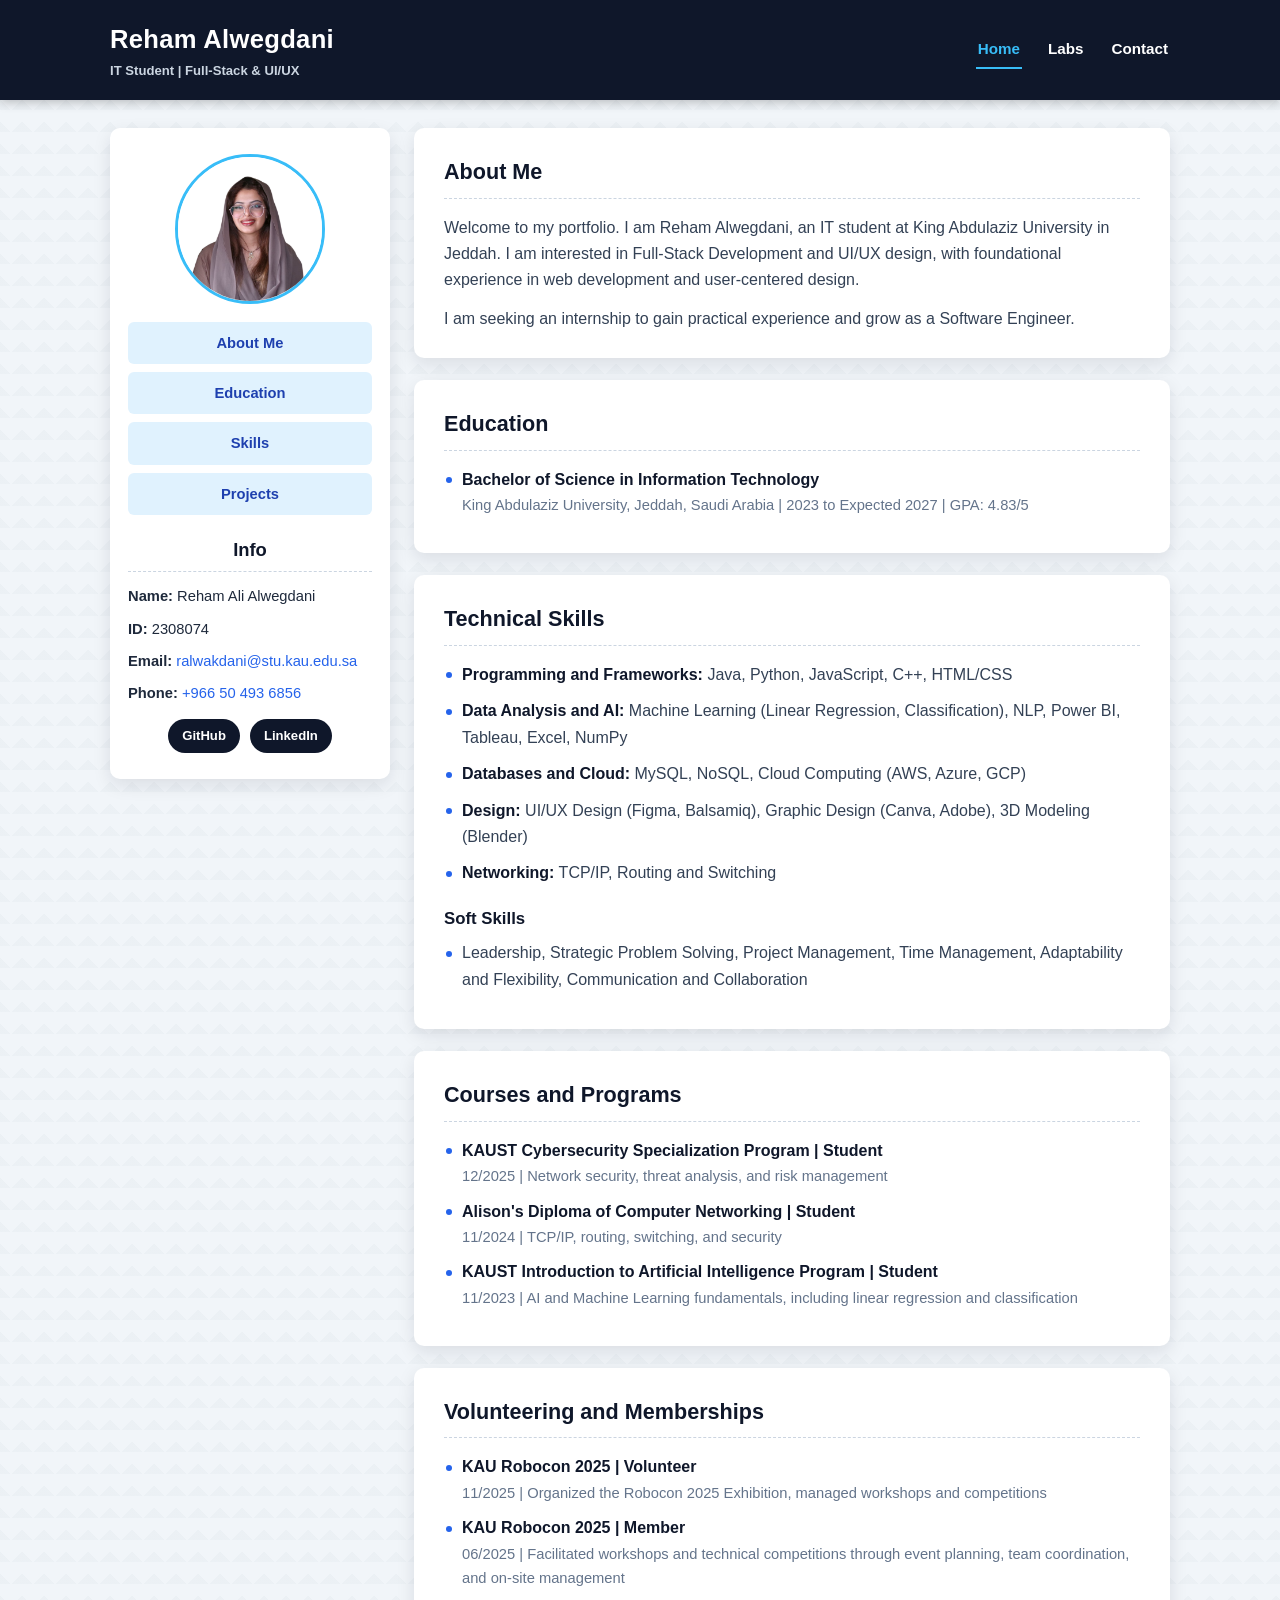
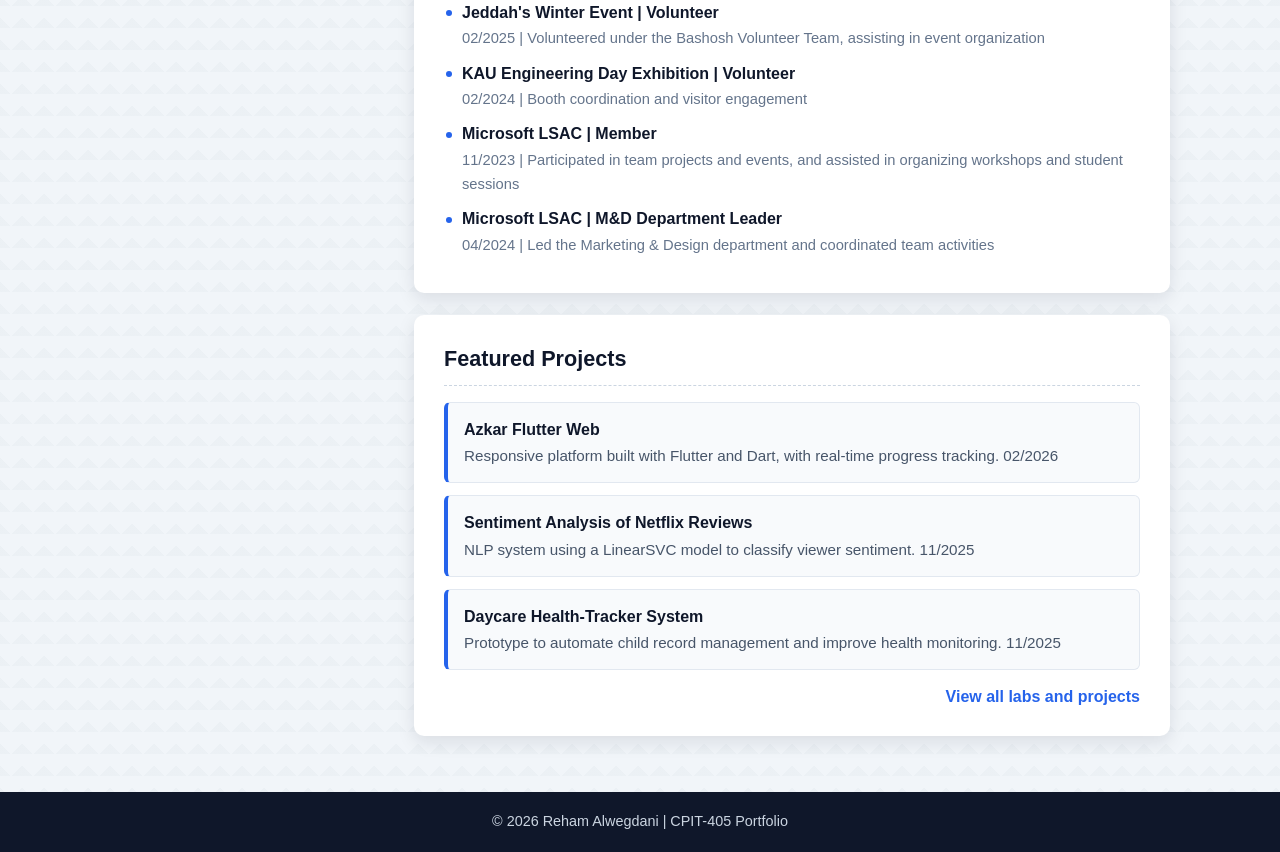
<file: index.html>
<!DOCTYPE html>
<html lang="en">
<head>
    <meta charset="UTF-8">
    <meta name="viewport" content="width=device-width, initial-scale=1.0">
    <title>Reham Alwegdani | Portfolio</title>
    <link rel="stylesheet" href="style.css">
</head>
<body>

    <header class="site-header">
        <div class="header-inner">
            <div class="brand">
                <h1>Reham Alwegdani</h1>
                <p>IT Student | Full-Stack &amp; UI/UX</p>
            </div>
            <nav class="main-nav">
                <a href="index.html" class="active">Home</a>
                <a href="labs.html">Labs</a>
                <a href="contact.html">Contact</a>
            </nav>
        </div>
    </header>

    <div class="page-wrap">

        <aside class="sidebar">
            <div class="profile-card">
                <img src="images/photo.png" alt="Photo of Reham Alwegdani" class="profile-photo">

                <nav class="side-menu">
                    <a href="#about">About Me</a>
                    <a href="#education">Education</a>
                    <a href="#skills">Skills</a>
                    <a href="#projects">Projects</a>
                </nav>

                <h2 class="side-title">Info</h2>
                <ul class="info-list">
                    <li><strong>Name:</strong> Reham Ali Alwegdani</li>
                    <li><strong>ID:</strong> 2308074</li>
                    <li><strong>Email:</strong> <a href="mailto:ralwakdani@stu.kau.edu.sa">ralwakdani@stu.kau.edu.sa</a></li>
                    <li><strong>Phone:</strong> <a href="tel:+966504936856">+966 50 493 6856</a></li>
                </ul>

                <div class="social">
                    <a href="https://github.com/ralwegdani" target="_blank" rel="noopener" aria-label="GitHub profile">GitHub</a>
                    <a href="https://www.linkedin.com/in/reham-a-7298002bb/" target="_blank" rel="noopener" aria-label="LinkedIn profile">LinkedIn</a>
                </div>
            </div>
        </aside>

        <main class="content">

            <section id="about" class="card">
                <h2>About Me</h2>
                <p>
                    Welcome to my portfolio. I am Reham Alwegdani, an IT student at King Abdulaziz University
                    in Jeddah. I am interested in Full-Stack Development and UI/UX design, with foundational
                    experience in web development and user-centered design.
                </p>
                <p>
                    I am seeking an internship to gain practical experience and grow as a Software Engineer.
                </p>
            </section>

            <section id="education" class="card">
                <h2>Education</h2>
                <ul class="bullet-list">
                    <li>
                        <span class="item-title">Bachelor of Science in Information Technology</span>
                        <span class="item-meta">King Abdulaziz University, Jeddah, Saudi Arabia | 2023 to Expected 2027 | GPA: 4.83/5</span>
                    </li>
                </ul>
            </section>

            <section id="skills" class="card">
                <h2>Technical Skills</h2>
                <ul class="bullet-list">
                    <li><strong>Programming and Frameworks:</strong> Java, Python, JavaScript, C++, HTML/CSS</li>
                    <li><strong>Data Analysis and AI:</strong> Machine Learning (Linear Regression, Classification), NLP, Power BI, Tableau, Excel, NumPy</li>
                    <li><strong>Databases and Cloud:</strong> MySQL, NoSQL, Cloud Computing (AWS, Azure, GCP)</li>
                    <li><strong>Design:</strong> UI/UX Design (Figma, Balsamiq), Graphic Design (Canva, Adobe), 3D Modeling (Blender)</li>
                    <li><strong>Networking:</strong> TCP/IP, Routing and Switching</li>
                </ul>

                <h3>Soft Skills</h3>
                <ul class="bullet-list">
                    <li>Leadership, Strategic Problem Solving, Project Management, Time Management, Adaptability and Flexibility, Communication and Collaboration</li>
                </ul>
            </section>

            <section id="achievements" class="card">
                <h2>Courses and Programs</h2>
                <ul class="bullet-list">
                    <li>
                        <span class="item-title">KAUST Cybersecurity Specialization Program | Student</span>
                        <span class="item-meta">12/2025 | Network security, threat analysis, and risk management</span>
                    </li>
                    <li>
                        <span class="item-title">Alison's Diploma of Computer Networking | Student</span>
                        <span class="item-meta">11/2024 | TCP/IP, routing, switching, and security</span>
                    </li>
                    <li>
                        <span class="item-title">KAUST Introduction to Artificial Intelligence Program | Student</span>
                        <span class="item-meta">11/2023 | AI and Machine Learning fundamentals, including linear regression and classification</span>
                    </li>
                </ul>
            </section>

            <section id="volunteering" class="card">
                <h2>Volunteering and Memberships</h2>
                <ul class="bullet-list">
                    <li>
                        <span class="item-title">KAU Robocon 2025 | Volunteer</span>
                        <span class="item-meta">11/2025 | Organized the Robocon 2025 Exhibition, managed workshops and competitions</span>
                    </li>
                    <li>
                        <span class="item-title">KAU Robocon 2025 | Member</span>
                        <span class="item-meta">06/2025 | Facilitated workshops and technical competitions through event planning, team coordination, and on-site management</span>
                    </li>
                    <li>
                        <span class="item-title">Jeddah's Winter Event | Volunteer</span>
                        <span class="item-meta">02/2025 | Volunteered under the Bashosh Volunteer Team, assisting in event organization</span>
                    </li>
                    <li>
                        <span class="item-title">KAU Engineering Day Exhibition | Volunteer</span>
                        <span class="item-meta">02/2024 | Booth coordination and visitor engagement</span>
                    </li>
                    <li>
                        <span class="item-title">Microsoft LSAC | Member</span>
                        <span class="item-meta">11/2023 | Participated in team projects and events, and assisted in organizing workshops and student sessions</span>
                    </li>
                    <li>
                        <span class="item-title">Microsoft LSAC | M&amp;D Department Leader</span>
                        <span class="item-meta">04/2024 | Led the Marketing &amp; Design department and coordinated team activities</span>
                    </li>
                </ul>
            </section>

            <section id="projects" class="card">
                <h2>Featured Projects</h2>
                <ul class="project-list">
                    <li>
                        <span class="item-title">Azkar Flutter Web</span>
                        <p>Responsive platform built with Flutter and Dart, with real-time progress tracking. 02/2026</p>
                    </li>
                    <li>
                        <span class="item-title">Sentiment Analysis of Netflix Reviews</span>
                        <p>NLP system using a LinearSVC model to classify viewer sentiment. 11/2025</p>
                    </li>
                    <li>
                        <span class="item-title">Daycare Health-Tracker System</span>
                        <p>Prototype to automate child record management and improve health monitoring. 11/2025</p>
                    </li>
                </ul>
                <p class="more-link"><a href="labs.html">View all labs and projects</a></p>
            </section>

        </main>
    </div>

    <footer class="site-footer">
        <p>&copy; 2026 Reham Alwegdani | CPIT-405 Portfolio</p>
    </footer>

</body>
</html>
</file>
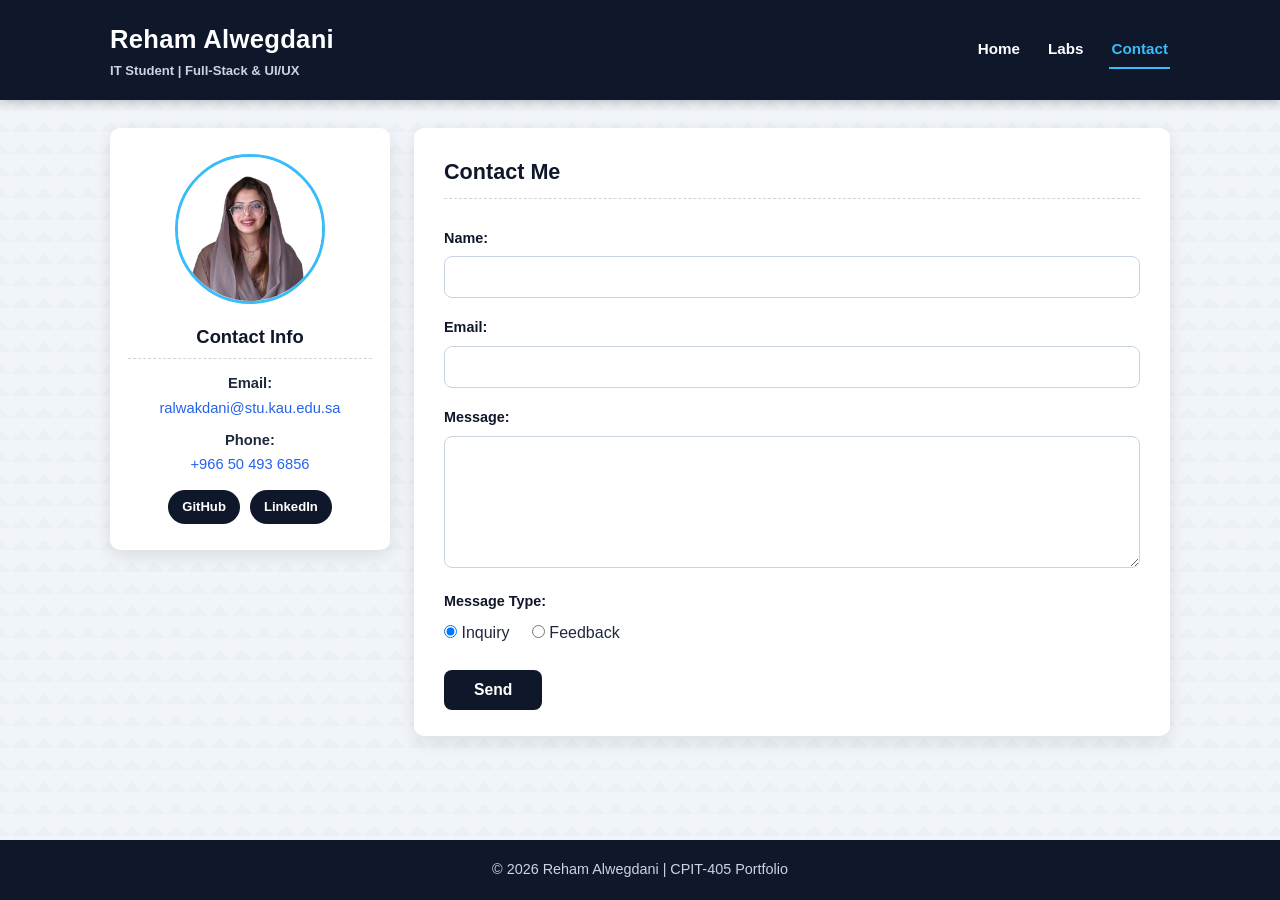
<file: contact.html>
<!DOCTYPE html>
<html lang="en">
<head>
    <meta charset="UTF-8">
    <meta name="viewport" content="width=device-width, initial-scale=1.0">
    <title>Contact | Reham Alwegdani</title>
    <link rel="stylesheet" href="style.css">
</head>
<body>

    <header class="site-header">
        <div class="header-inner">
            <div class="brand">
                <h1>Reham Alwegdani</h1>
                <p>IT Student | Full-Stack &amp; UI/UX</p>
            </div>
            <nav class="main-nav">
                <a href="index.html">Home</a>
                <a href="labs.html">Labs</a>
                <a href="contact.html" class="active">Contact</a>
            </nav>
        </div>
    </header>

    <div class="page-wrap">

        <aside class="sidebar">
            <div class="profile-card">
                <img src="images/photo.png" alt="Photo of Reham Alwegdani" class="profile-photo">

                <h2 class="side-title">Contact Info</h2>
                <ul class="info-list center">
                    <li>
                        <strong>Email:</strong>
                        <a href="mailto:ralwakdani@stu.kau.edu.sa">ralwakdani@stu.kau.edu.sa</a>
                    </li>
                    <li>
                        <strong>Phone:</strong>
                        <a href="tel:+966504936856">+966 50 493 6856</a>
                    </li>
                </ul>

                <div class="social">
                    <a href="https://github.com/ralwegdani" target="_blank" rel="noopener" aria-label="GitHub profile">GitHub</a>
                    <a href="https://www.linkedin.com/in/reham-a-7298002bb/" target="_blank" rel="noopener" aria-label="LinkedIn profile">LinkedIn</a>
                </div>
            </div>
        </aside>

        <main class="content">
            <section class="card">
                <h2>Contact Me</h2>

                <!-- FormSubmit sends messages to the university email below.
                     The first message triggers a one-time activation email to that address. -->
                <form action="https://formsubmit.co/ralwakdani@stu.kau.edu.sa" method="POST" class="contact-form">
                    <input type="hidden" name="_subject" value="New message from portfolio">
                    <input type="hidden" name="_captcha" value="false">

                    <label for="name">Name:</label>
                    <input type="text" id="name" name="name" required>

                    <label for="email">Email:</label>
                    <input type="email" id="email" name="email" required>

                    <label for="message">Message:</label>
                    <textarea id="message" name="message" rows="6" required></textarea>

                    <fieldset class="msg-type">
                        <legend>Message Type:</legend>
                        <label><input type="radio" name="message_type" value="Inquiry" checked> Inquiry</label>
                        <label><input type="radio" name="message_type" value="Feedback"> Feedback</label>
                    </fieldset>

                    <button type="submit" class="btn">Send</button>
                </form>
            </section>
        </main>
    </div>

    <footer class="site-footer">
        <p>&copy; 2026 Reham Alwegdani | CPIT-405 Portfolio</p>
    </footer>

</body>
</html>
</file>
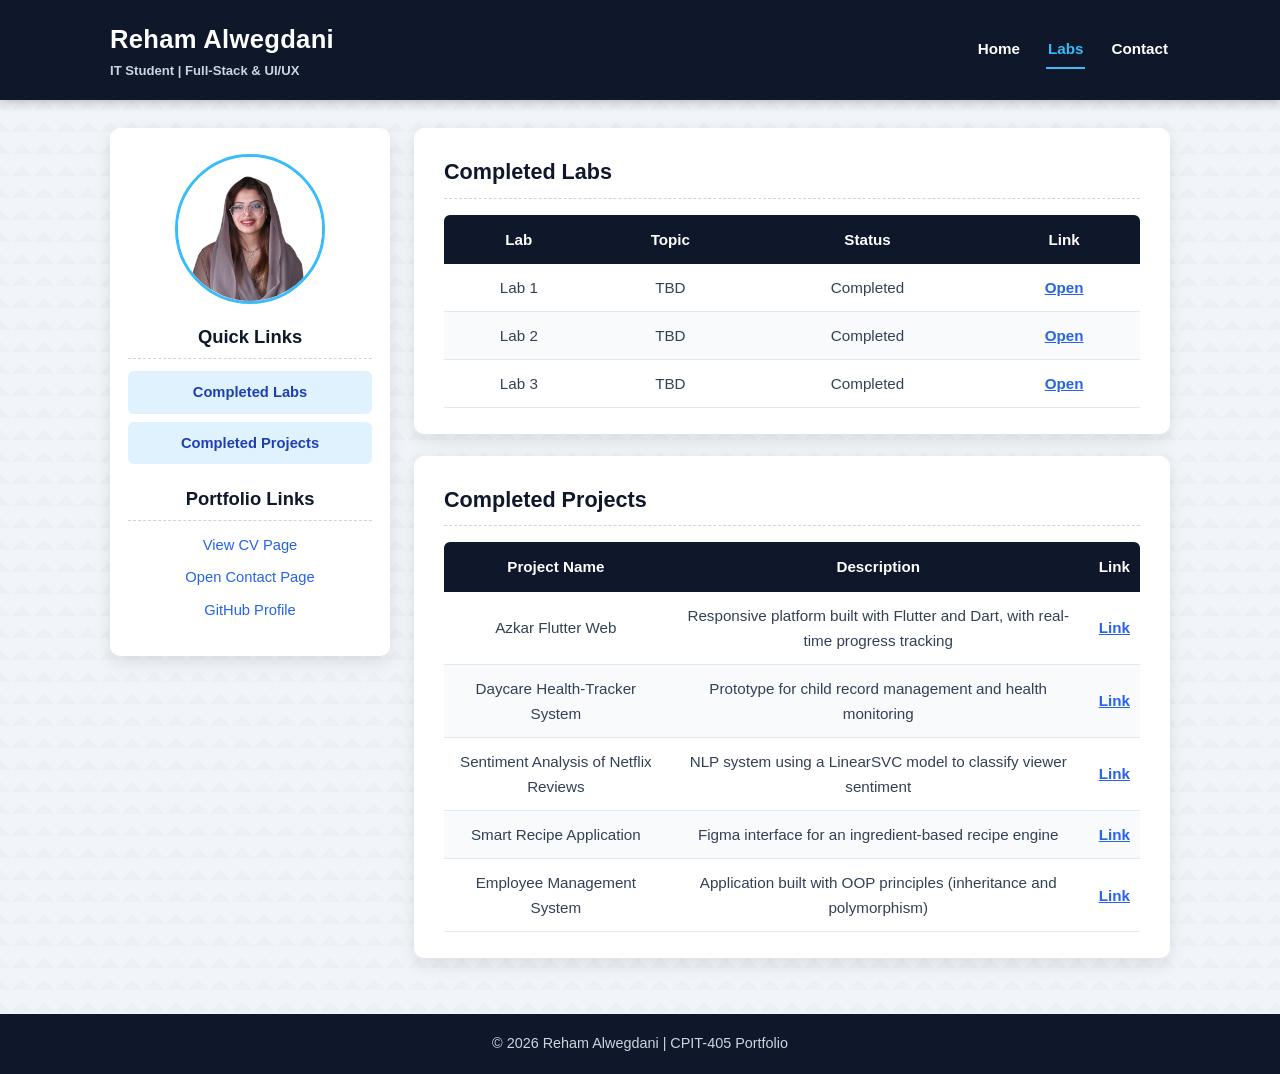
<file: labs.html>
<!DOCTYPE html>
<html lang="en">
<head>
    <meta charset="UTF-8">
    <meta name="viewport" content="width=device-width, initial-scale=1.0">
    <title>Labs and Projects | Reham Alwegdani</title>
    <link rel="stylesheet" href="style.css">
</head>
<body>

    <header class="site-header">
        <div class="header-inner">
            <div class="brand">
                <h1>Reham Alwegdani</h1>
                <p>IT Student | Full-Stack &amp; UI/UX</p>
            </div>
            <nav class="main-nav">
                <a href="index.html">Home</a>
                <a href="labs.html" class="active">Labs</a>
                <a href="contact.html">Contact</a>
            </nav>
        </div>
    </header>

    <div class="page-wrap">

        <aside class="sidebar">
            <div class="profile-card">
                <img src="images/photo.png" alt="Photo of Reham Alwegdani" class="profile-photo">

                <h2 class="side-title">Quick Links</h2>
                <nav class="side-menu">
                    <a href="#labs">Completed Labs</a>
                    <a href="#projects">Completed Projects</a>
                </nav>

                <h2 class="side-title">Portfolio Links</h2>
                <ul class="side-plain">
                    <li><a href="index.html">View CV Page</a></li>
                    <li><a href="contact.html">Open Contact Page</a></li>
                    <li><a href="https://github.com/ralwegdani" target="_blank" rel="noopener">GitHub Profile</a></li>
                </ul>
            </div>
        </aside>

        <main class="content">

            <section id="labs" class="card">
                <h2>Completed Labs</h2>
                <div class="table-wrap">
                    <table>
                        <thead>
                            <tr>
                                <th>Lab</th>
                                <th>Topic</th>
                                <th>Status</th>
                                <th>Link</th>
                            </tr>
                        </thead>
                        <tbody>
                            <!-- Topic cells marked TBD must be replaced with the real lab topics. -->
                            <tr>
                                <td>Lab 1</td>
                                <td>TBD</td>
                                <td>Completed</td>
                                <td><a href="https://ralwegdani.github.io/cpit-405-lab-1/Labs/Lab1.html" target="_blank" rel="noopener">Open</a></td>
                            </tr>
                            <tr>
                                <td>Lab 2</td>
                                <td>TBD</td>
                                <td>Completed</td>
                                <td><a href="https://ralwegdani.github.io/cpit-405-lab-1/Labs/Lab2.html" target="_blank" rel="noopener">Open</a></td>
                            </tr>
                            <tr>
                                <td>Lab 3</td>
                                <td>TBD</td>
                                <td>Completed</td>
                                <td><a href="https://ralwegdani.github.io/cpit-405-lab-1/Labs/Lab3.html" target="_blank" rel="noopener">Open</a></td>
                            </tr>
                            <!-- Lab 4 and Lab 5: add rows here with their links -->
                        </tbody>
                    </table>
                </div>
            </section>

            <section id="projects" class="card">
                <h2>Completed Projects</h2>
                <div class="table-wrap">
                    <table>
                        <thead>
                            <tr>
                                <th>Project Name</th>
                                <th>Description</th>
                                <th>Link</th>
                            </tr>
                        </thead>
                        <tbody>
                            <tr>
                                <td>Azkar Flutter Web</td>
                                <td>Responsive platform built with Flutter and Dart, with real-time progress tracking</td>
                                <td><a href="https://github.com/ralwegdani/Azkar-flutter-web" target="_blank" rel="noopener">Link</a></td>
                            </tr>
                            <tr>
                                <td>Daycare Health-Tracker System</td>
                                <td>Prototype for child record management and health monitoring</td>
                                <td><a href="https://github.com/ralwegdani/Daycare-Health-Tracker-System" target="_blank" rel="noopener">Link</a></td>
                            </tr>
                            <tr>
                                <td>Sentiment Analysis of Netflix Reviews</td>
                                <td>NLP system using a LinearSVC model to classify viewer sentiment</td>
                                <td><a href="https://github.com/ralwegdani/Sentiment-Analysis-of-Netflix-Reviews" target="_blank" rel="noopener">Link</a></td>
                            </tr>
                            <tr>
                                <td>Smart Recipe Application</td>
                                <td>Figma interface for an ingredient-based recipe engine</td>
                                <td><a href="https://www.figma.com/design/l4AA4YcnS5reIxQmkNuG5Z/Smart-Recipes?node-id=35-1292" target="_blank" rel="noopener">Link</a></td>
                            </tr>
                            <tr>
                                <td>Employee Management System</td>
                                <td>Application built with OOP principles (inheritance and polymorphism)</td>
                                <td><a href="https://github.com/ralwegdani/Employee-Management-System" target="_blank" rel="noopener">Link</a></td>
                            </tr>
                        </tbody>
                    </table>
                </div>
            </section>

        </main>
    </div>

    <footer class="site-footer">
        <p>&copy; 2026 Reham Alwegdani | CPIT-405 Portfolio</p>
    </footer>

</body>
</html>
</file>
<file: style.css>
/* ==========================================================
   Portfolio stylesheet (CPIT-405 Phase 1)
   Layout and look follow the course demo: navy header/footer,
   left profile sidebar, white content cards, dark-header tables,
   light-blue menu buttons, and a responsive single-column layout.
   ========================================================== */

/* ----- Color tokens ----- */
:root {
    --navy: #0f172a;
    --navy-soft: #1e293b;
    --blue: #2563eb;
    --blue-dark: #1e40af;
    --sky: #38bdf8;
    --sky-soft: #e0f2fe;
    --text: #1e293b;
    --muted: #64748b;
    --line: #cbd5e1;
    --card: #ffffff;
    --page: #f1f5f9;
    --radius: 10px;
    --shadow: 0 6px 18px rgba(15, 23, 42, 0.10);
}

/* ----- Base ----- */
* {
    box-sizing: border-box;
    margin: 0;
    padding: 0;
}

html {
    scroll-behavior: smooth;
}

body {
    font-family: Arial, Helvetica, sans-serif;
    font-size: 16px;
    line-height: 1.65;
    color: var(--text);
    background-color: var(--page);
    /* subtle diagonal texture similar to the demo background */
    background-image:
        linear-gradient(45deg, rgba(148, 163, 184, 0.06) 25%, transparent 25%),
        linear-gradient(-45deg, rgba(148, 163, 184, 0.06) 25%, transparent 25%);
    background-size: 22px 22px;
    min-height: 100vh;
    display: flex;
    flex-direction: column;
}

a {
    color: var(--blue);
    text-decoration: none;
    transition: color 0.2s ease, background-color 0.2s ease, transform 0.2s ease;
}

a:hover {
    color: var(--navy);
}

img {
    max-width: 100%;
    display: block;
}

/* ----- Header and navigation ----- */
.site-header {
    background-color: var(--navy);
    color: #ffffff;
    padding: 18px 0;
    position: sticky;
    top: 0;
    z-index: 10;
    box-shadow: 0 2px 10px rgba(0, 0, 0, 0.25);
}

.header-inner {
    max-width: 1100px;
    margin: 0 auto;
    padding: 0 20px;
    display: flex;
    justify-content: space-between;
    align-items: center;
    flex-wrap: wrap;
    gap: 12px;
}

.brand h1 {
    font-size: 1.6rem;
    font-weight: bold;
    letter-spacing: 0.3px;
}

.brand p {
    font-size: 0.82rem;
    color: #cbd5e1;
    font-weight: bold;
}

.main-nav {
    display: flex;
    gap: 24px;
}

.main-nav a {
    color: #ffffff;
    font-weight: bold;
    font-size: 0.95rem;
    padding: 6px 2px;
    border-bottom: 2px solid transparent;
}

.main-nav a:hover,
.main-nav a.active {
    color: var(--sky);
    border-bottom-color: var(--sky);
}

/* ----- Two-column page layout ----- */
.page-wrap {
    max-width: 1100px;
    width: 100%;
    margin: 28px auto;
    padding: 0 20px;
    display: grid;
    grid-template-columns: 280px 1fr;
    gap: 24px;
    align-items: start;
    flex: 1;
}

/* ----- Sidebar profile card ----- */
.sidebar {
    position: sticky;
    top: 96px;
}

.profile-card {
    background: var(--card);
    border-radius: var(--radius);
    padding: 26px 18px;
    text-align: center;
    box-shadow: var(--shadow);
}

.profile-photo {
    width: 150px;
    height: 150px;
    object-fit: cover;
    border-radius: 50%;
    margin: 0 auto 18px;
    border: 3px solid var(--sky);
    background: #ffffff;
    animation: profileGlow 3s ease-in-out infinite;
}

@keyframes profileGlow {
    0%, 100% { box-shadow: 0 0 0 0 rgba(56, 189, 248, 0.35); }
    50%      { box-shadow: 0 0 0 8px rgba(56, 189, 248, 0); }
}

/* Side menu buttons (About Me, Education, ...) */
.side-menu {
    display: flex;
    flex-direction: column;
    gap: 8px;
    margin-bottom: 20px;
}

.side-menu a {
    display: block;
    background-color: var(--sky-soft);
    color: var(--blue-dark);
    font-weight: bold;
    font-size: 0.92rem;
    padding: 9px 10px;
    border-radius: 6px;
}

.side-menu a:hover {
    background-color: var(--blue);
    color: #ffffff;
    transform: translateX(4px);
}

.side-title {
    font-size: 1.15rem;
    color: var(--navy);
    padding-bottom: 6px;
    margin-bottom: 12px;
    border-bottom: 1px dashed var(--line);
}

.info-list {
    list-style: none;
    font-size: 0.92rem;
    text-align: left;
}

.info-list li {
    margin-bottom: 8px;
    word-break: break-word;
}

.info-list.center {
    text-align: center;
}

.info-list.center strong {
    display: block;
}

.side-plain {
    list-style: none;
    text-align: center;
    font-size: 0.92rem;
}

.side-plain li {
    margin-bottom: 8px;
}

/* Social pills (GitHub, LinkedIn) */
.social {
    display: flex;
    justify-content: center;
    flex-wrap: wrap;
    gap: 10px;
    margin-top: 14px;
}

.social a {
    background-color: var(--navy);
    color: #ffffff;
    font-size: 0.82rem;
    font-weight: bold;
    padding: 6px 14px;
    border-radius: 999px;
}

.social a:hover {
    background-color: var(--blue);
    color: #ffffff;
    transform: translateY(-2px);
}

/* ----- Content cards ----- */
.content {
    display: flex;
    flex-direction: column;
    gap: 22px;
    min-width: 0;
}

.card {
    background: var(--card);
    border-radius: var(--radius);
    padding: 26px 30px;
    box-shadow: var(--shadow);
}

.card h2 {
    font-size: 1.35rem;
    color: var(--navy);
    padding-bottom: 8px;
    margin-bottom: 16px;
    border-bottom: 1px dashed var(--line);
}

.card h3 {
    font-size: 1.05rem;
    color: var(--navy);
    margin: 18px 0 8px;
}

.card p {
    color: #334155;
}

.card p + p {
    margin-top: 12px;
}

.card strong {
    color: var(--navy);
}

/* Bulleted lists in the demo style */
.bullet-list {
    list-style: none;
    padding-left: 0;
}

.bullet-list > li {
    position: relative;
    padding-left: 18px;
    margin-bottom: 10px;
    color: #334155;
}

.bullet-list > li::before {
    content: "";
    position: absolute;
    left: 2px;
    top: 0.65em;
    width: 6px;
    height: 6px;
    border-radius: 50%;
    background: var(--blue);
}

.bullet-list > li .item-title {
    display: block;
    color: var(--navy);
    font-weight: bold;
}

.bullet-list > li .item-meta {
    display: block;
    color: var(--muted);
    font-size: 0.92rem;
}

/* Project entries */
.project-list {
    list-style: none;
}

.project-list > li {
    padding: 14px 16px;
    margin-bottom: 12px;
    background: #f8fafc;
    border: 1px solid #e2e8f0;
    border-left: 4px solid var(--blue);
    border-radius: 6px;
    transition: transform 0.2s ease, box-shadow 0.2s ease;
}

.project-list > li:hover {
    transform: translateX(4px);
    box-shadow: 0 6px 14px rgba(15, 23, 42, 0.10);
}

.project-list .item-title {
    color: var(--navy);
    font-weight: bold;
}

.project-list p {
    font-size: 0.95rem;
    color: #475569;
}

.more-link {
    margin-top: 14px;
    text-align: right;
}

.more-link a {
    font-weight: bold;
}

/* ----- Tables (labs and projects) ----- */
.table-wrap {
    overflow-x: auto;
}

table {
    width: 100%;
    border-collapse: collapse;
    font-size: 0.95rem;
    margin-bottom: 26px;
}

table:last-child {
    margin-bottom: 0;
}

thead th {
    background-color: var(--navy);
    color: #ffffff;
    padding: 12px 10px;
    text-align: center;
    font-weight: bold;
}

thead th:first-child {
    border-top-left-radius: 6px;
}

thead th:last-child {
    border-top-right-radius: 6px;
}

tbody td {
    padding: 11px 10px;
    text-align: center;
    border-bottom: 1px solid #e2e8f0;
    color: #334155;
}

tbody tr:nth-child(even) {
    background-color: #f8fafc;
}

tbody tr:hover {
    background-color: var(--sky-soft);
}

tbody td a {
    font-weight: bold;
    text-decoration: underline;
}

/* ----- Contact form ----- */
.contact-form {
    display: flex;
    flex-direction: column;
    gap: 6px;
}

.contact-form > label {
    font-size: 0.9rem;
    font-weight: bold;
    color: var(--navy);
    margin-top: 12px;
}

.contact-form input[type="text"],
.contact-form input[type="email"],
.contact-form textarea {
    width: 100%;
    padding: 11px 12px;
    font-family: inherit;
    font-size: 1rem;
    color: var(--text);
    border: 1px solid #cbd5e1;
    border-radius: 8px;
    background: #ffffff;
    transition: border-color 0.2s ease, box-shadow 0.2s ease;
}

.contact-form input:focus,
.contact-form textarea:focus {
    outline: none;
    border-color: var(--blue);
    box-shadow: 0 0 0 3px rgba(37, 99, 235, 0.18);
}

.contact-form textarea {
    resize: vertical;
}

.msg-type {
    border: none;
    margin-top: 16px;
}

.msg-type legend {
    font-size: 0.9rem;
    font-weight: bold;
    color: var(--navy);
    margin-bottom: 6px;
}

.msg-type label {
    font-weight: normal;
    margin-right: 18px;
    cursor: pointer;
}

.btn {
    align-self: flex-start;
    margin-top: 18px;
    background-color: var(--navy);
    color: #ffffff;
    border: none;
    padding: 11px 30px;
    border-radius: 8px;
    font-weight: bold;
    font-size: 0.98rem;
    cursor: pointer;
    transition: background-color 0.2s ease, transform 0.2s ease, box-shadow 0.2s ease;
}

.btn:hover {
    background-color: var(--blue);
    transform: translateY(-2px);
    box-shadow: 0 6px 14px rgba(37, 99, 235, 0.30);
}

.btn:active {
    transform: translateY(0);
}

/* ----- Footer ----- */
.site-footer {
    background-color: var(--navy);
    color: #cbd5e1;
    text-align: center;
    padding: 18px 20px;
    font-size: 0.9rem;
    margin-top: 28px;
}

/* ----- Responsive (single column under 900px) ----- */
@media (max-width: 900px) {
    .header-inner {
        flex-direction: column;
        text-align: center;
    }

    .main-nav {
        justify-content: center;
    }

    .page-wrap {
        grid-template-columns: 1fr;
        gap: 20px;
    }

    .sidebar {
        position: static;
    }

    .side-menu {
        display: grid;
        grid-template-columns: repeat(2, 1fr);
    }

    .card {
        padding: 20px;
    }
}

@media (max-width: 480px) {
    .side-menu {
        grid-template-columns: 1fr;
    }
}

/* Respect users who prefer less motion */
@media (prefers-reduced-motion: reduce) {
    .profile-photo {
        animation: none;
    }

    * {
        transition: none !important;
    }
}
</file>
